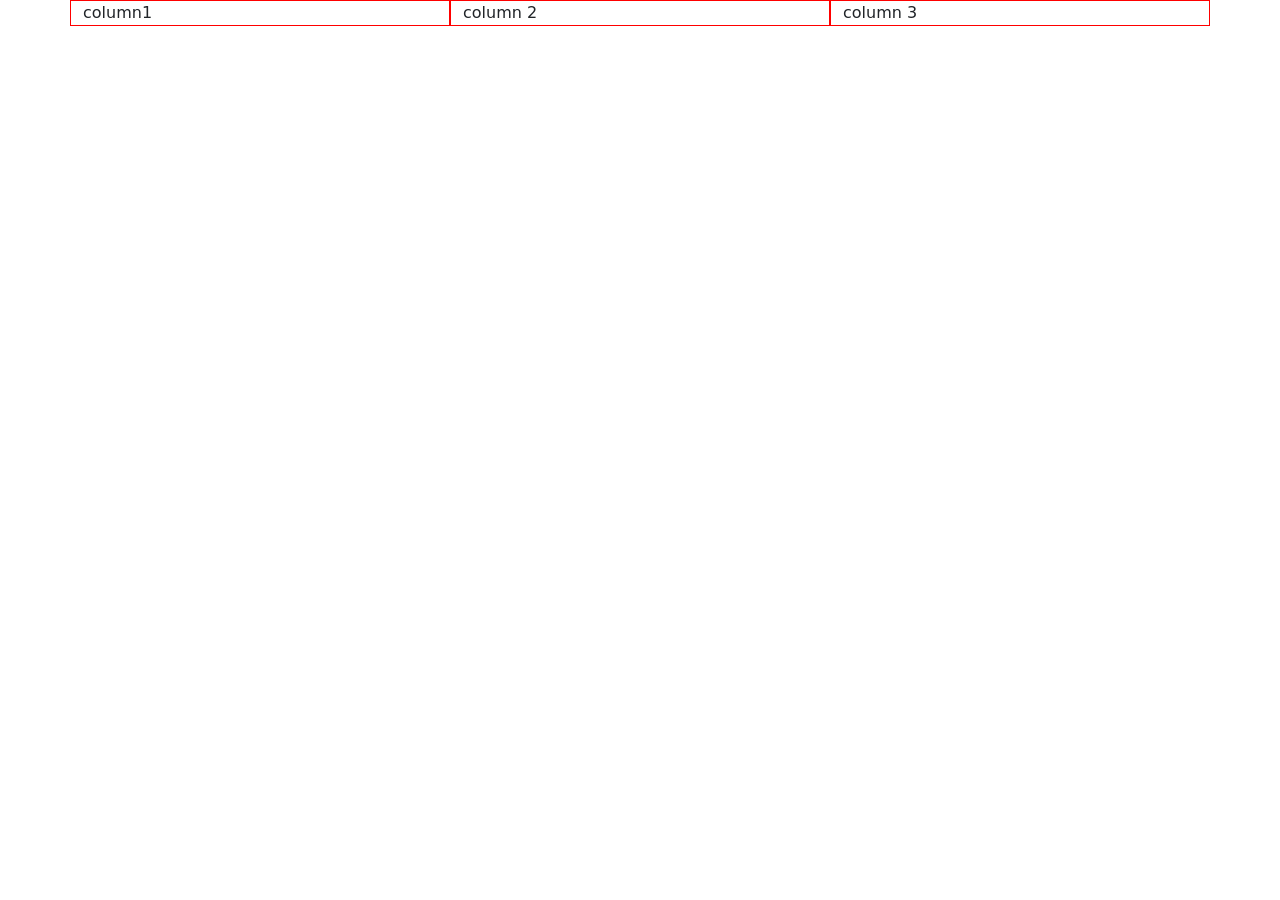
<file: demo/index.html>
<!DOCTYPE html>
<html lang="en">
<head>
    <meta charset="UTF-8">
    <meta name="viewport" content="width=device-width, initial-scale=1.0">
    <title>Demo</title>
    <link href="https://cdn.jsdelivr.net/npm/bootstrap@5.3.8/dist/css/bootstrap.min.css" rel="stylesheet" integrity="sha384-sRIl4kxILFvY47J16cr9ZwB07vP4J8+LH7qKQnuqkuIAvNWLzeN8tE5YBujZqJLB" crossorigin="anonymous">
    

    <link rel="preconnect" href="https://fonts.googleapis.com">
<link rel="preconnect" href="https://fonts.gstatic.com" crossorigin>
<link href="https://fonts.googleapis.com/css2?family=Inter:ital,opsz,wght@0,14..32,100..900;1,14..32,100..900&display=swap" rel="stylesheet">


 
</head>
<body>
    <div class="container">
        <div class="row">
            <div class="col-sm" style="border: 1px solid red;">
                column1
            </div>
            <div class="col" style="border: 1px solid red;">
                column 2
            </div>
            <div class="col" style="border: 1px solid red;">
                column 3
            </div>
        </div>
    </div>
</body>
</html>
</file>
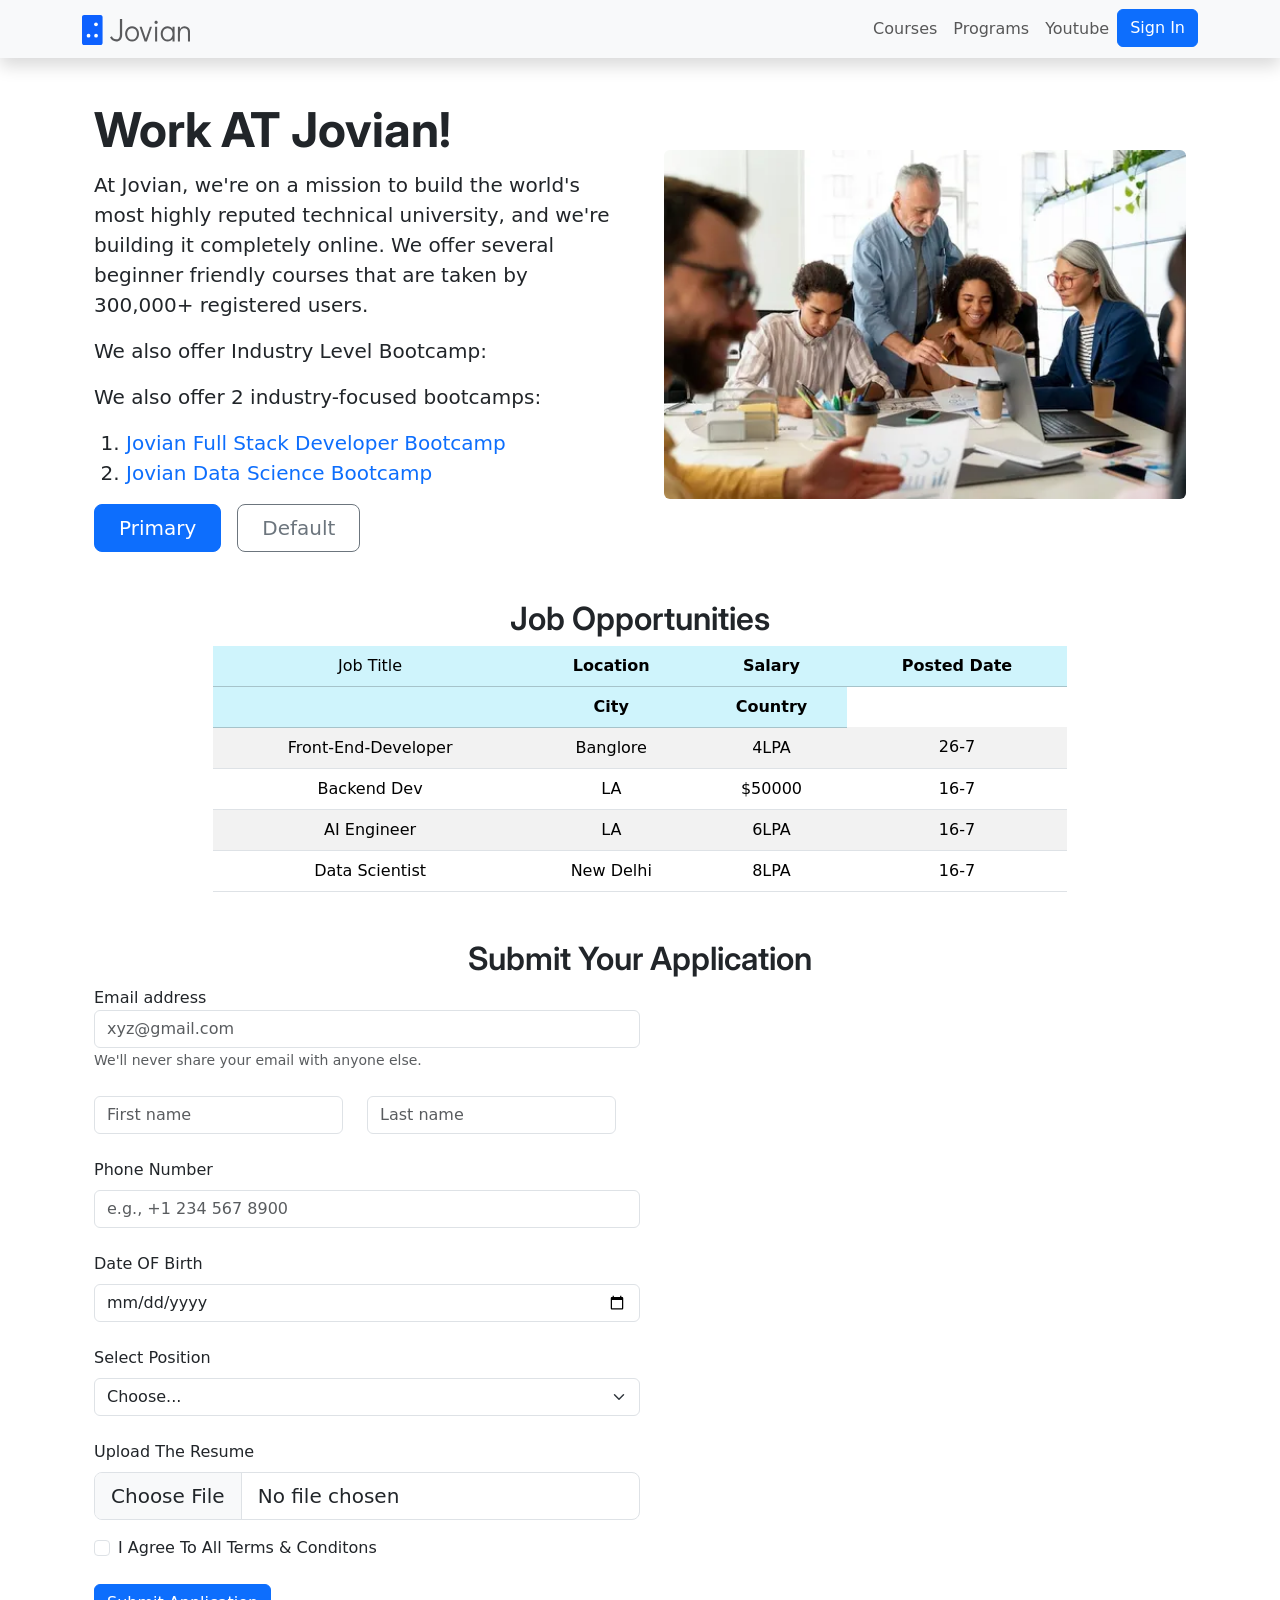
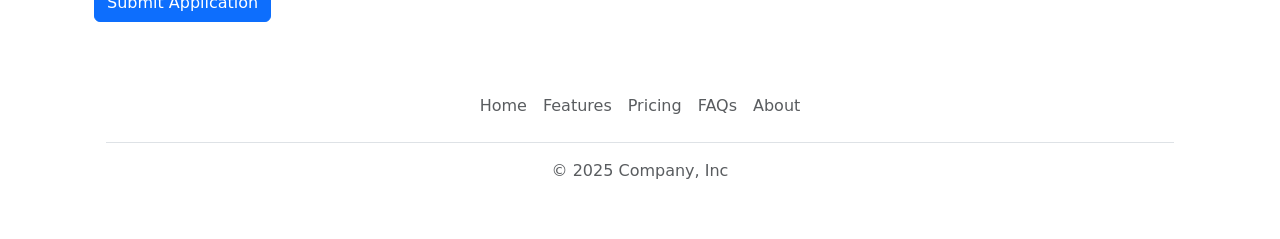
<file: src/index.html>
<!doctype html>
<html lang="en">

<head>
    <meta charset="UTF-8" />
    <meta name="viewport" content="width=device-width, initial-scale=1.0" />
    <title>Jovian</title>
    <link href="https://cdn.jsdelivr.net/npm/bootstrap@5.3.8/dist/css/bootstrap.min.css" rel="stylesheet"
        integrity="sha384-sRIl4kxILFvY47J16cr9ZwB07vP4J8+LH7qKQnuqkuIAvNWLzeN8tE5YBujZqJLB" crossorigin="anonymous" />
    <style>
        :root {
            --primary-colour: #3498db;
            --secondary-colour: #2ecc71;
            --font-size: 16px;
        }

        body {
            /* background-color: var(--primary-colour); */
            font-size: var(--font-size);
        }
    </style>
    <link rel="preconnect" href="https://fonts.googleapis.com">
    <link rel="preconnect" href="https://fonts.gstatic.com" crossorigin>
    <link
        href="https://fonts.googleapis.com/css2?family=Inter:ital,opsz,wght@0,14..32,100..900;1,14..32,100..900&display=swap"
        rel="stylesheet">


    <link rel="stylesheet" href="style.css" />
</head>


 <!-- BODY BODY BODY BODY BODY BODY BODY BODY BODY BODY BODY BODY BODY BODY BODY BODY BODY BODY BODY BODY BODY BODY BODY BODY BODY BODY BODY  -->


<body>
    <div>
        <!-- logo -->
        <nav class="navbar navbar-expand-lg bg-body-tertiary shadow">
            <div class="container-md ">
                <a class="navbar-brand" href="#"> <img id="logo" alt="Jovian Logo"
                        src="images/d6f4074567727ce4d14de635e6debbbdc71b55f5.webp" height="60" class="d-md-none">
                    <img id="logo" alt="Jovian Logo" src="images/jovian_logo.svg" height="30"
                        class="d-md-inline d-none">
                </a>

                <button class="navbar-toggler" type="button" data-bs-toggle="collapse" data-bs-target="#navbarNav"
                    aria-controls="navbarNav" aria-expanded="false" aria-label="Toggle navigation">
                    <span class="navbar-toggler-icon"></span>
                </button>
                <div class="collapse navbar-collapse justify-content-end " id="navbarNav">
                    <ul class="navbar-nav justify-content-end">
                        <li class="nav-item">
                            <a class="nav-link" aria-current="page" href="https://jovian.com/" target="_blank
          ">Courses</a>
                        </li>
                        <li class="nav-item">
                            <a class="nav-link" href="https://jovian.com/" target="_blank">Programs</a>
                        </li>
                        <li class="nav-item">
                            <a class="nav-link" href="https://www.youtube.com/@jovianhq" target="_blank">Youtube</a>
                        </li>
                        <li class="nav-item">
                            <!-- <a class="nav-link" href="https://jovian.com/" target="_blank">Sign In</a> -->
                            <a class="btn btn-primary md-3" href="https://jovian.com/login" role="button">Sign In</a>
                        </li>
                    </ul>
                </div>
            </div>
        </nav>
    </div>

    <!-- ABOUT JOVAIN SECTION -->
    <div>
        <div class="container col-xxl-8 px-4">
            <div class="row flex-lg-row-reverse align-items-center g-5 py-5">
                <div class="col-12 col-lg-6">
                    <img src="images/people-working-as-team-company_23-2149136857.webp"
                        class="d-block mx-lg-auto img-fluid rounded mx-auto mb-2 " alt="ppl-working-together"
                        width="700" height="500" loading="lazy">
                </div>
                <div class="col-lg-6">

                    <h1 class="display-5 fw-bold lh-1 mb-3 text-center text-lg-start"> Work AT Jovian! </h1>
                    <p class="lead">At Jovian, we're on a mission to build the world's most highly reputed technical
                        university, and we're building it completely online. We offer several beginner friendly courses
                        that are taken by 300,000+ registered users.

                    </p>
                    <p class="lead"> We also offer Industry Level Bootcamp:
                    <p class="lead">We also offer 2 industry-focused bootcamps:</p>
                    <ol class="lead">
                        <li>
                            <a href="https://jovian.com">
                                Jovian Full Stack Developer Bootcamp
                            </a>
                        </li>
                        <li>
                            <a href="https://www.jovian.com/data-science-bootcamp">
                                Jovian Data Science Bootcamp
                            </a>
                        </li>
                    </ol>

                    </p>
                    <div class="d-grid gap-2 d-md-flex justify-content-md-start">
                        <button type="button" class="btn btn-primary btn-lg px-4 me-md-2">Primary</button>
                        <button type="button" class="btn btn-outline-secondary btn-lg px-4">Default</button>

                    </div>
                </div>
            </div>
        </div>
    </div>

    <!-- JOBS LIST SECTION -->

    <h2 class="text-center mb-2">Job Opportunities</h2>
    <!-- JOBS LIST  Job Opportunities Bellow Dropdown Arrow👇-->
    <!-- JOBS LIST  Job Opportunities Bellow Dropdown Arrow👇-->
    <div class="container px-4 mt-5 d-md-none">
        <div>
            <div class="card mb-4">
                <div class="card-body">
                    <h5 class="card-title mb-3">Front-End-Developer</h5>
                    <p class="card-text mb-1 text-body-secondary">Banglore , India , 12,00,000</p>
                    <!-- <a href="#" class="btn btn-primary">go some</a> -->
                </div>
            </div>
        </div>

        <div>
            <div class="card mb-4">
                <div class="card-body">
                    <h5 class="card-title mb-3">AI - Developer</h5>
                    <p class="card-text mb-1 text-body-secondary">New Delhi,India,12,00,000</p>
                    <!-- <a href="#" class="btn btn-primary">go some</a> -->
                </div>
            </div>
        </div>

        <div>
            <div class="card mb-4">
                <div class="card-body ">
                    <h5 class="card-title mb-3">Data Scietist</h5>
                    <p class="card-text mb-1 text-body-secondary text-centre">New York, $42,000</p>
                    <!-- <a href="#" class="btn btn-primary">go some</a> -->
                </div>
            </div>
        </div>

        <div>
            <div class="card mb-4">
                <div class="card-body ">
                    <h5 class="card-title mb-3">Devwloper</h5>
                    <p class="card-text mb-1 text-body-secondary text-centre">Boston, $42,000</p>
                    <!-- <a href="#" class="btn btn-primary">go some</a> -->
                </div>
            </div>
        </div>

    </div>

    <!-- JOBS TABLE -->
    <div class="mx-auto d-none d-md-block  col-lg-8 offset-lg-5" style="max-width:67% ">
        <table class="table table-striped table-borderd ">
            <thead>
                <tr class="table-info text-center">
                    <td scope="col">Job Title</td>
                    <th scope="col">Location</th>
                    <th scope="col">Salary</th>
                    <th scope="col">Posted Date</th>
                </tr>
                <tr class="table-info text-center">
                    <td></td>
                    <th> City</th>
                    <th>Country</th>
                </tr>
            </thead>
            <tbody class="text-center">
                <tr>
                    <td scope="row">Front-End-Developer</td>
                    <td>Banglore</td>
                    <td>4LPA</td>
                    <td>26-7</td>
                </tr>
                <tr>
                    <td scope="row">Backend Dev</td>
                    <td>LA</td>
                    <td>$50000</td>
                    <td>16-7</td>
                </tr>
                <tr>
                    <td scope="row">AI Engineer</td>
                    <td>LA</td>
                    <td>6LPA</td>
                    <td>16-7</td>
                </tr>
                <tr>
                    <td scope="row">Data Scientist</td>
                    <td>New Delhi </td>
                    <td>8LPA</td>
                    <td>16-7</td>
                </tr>
            </tbody>
        </table>
    </div>

    <!-- APPLICATION FORM  -->
    <div class="container px-4  mx-auto">
        <h2 class="text-center mt-5">Submit Your Application </h2>
        <form action="https://formbold.com/s/3GaX1" method="POST" enctype="multipart/form-data">
            <!-- EMAIL -->
            <div class="form-group col-sm-6">
                <label for="exampleInputEmail1">Email address</label>
                <input type="email" class="form-control text-centre" id="email" aria-describedby="emailHelp"
                    placeholder="xyz@gmail.com">
                <small id="emailHelp" class="form-text text-muted">We'll never share your email with anyone
                    else.</small>
            </div>

            <!-- NAME NAME NAME NAME NAME NAME NAME NAME NAME  -->

            <div class="row mt-4 col-sm-6">
                <div class="col">
                    <input type="text" class="form-control" placeholder="First name" aria-label="First name">
                </div>
                <div class="col">
                    <input type="text" class="form-control" placeholder="Last name" aria-label="Last name">
                </div>
            </div>

            <!-- PHONE NUMBER PHONE NUMBER PHONE NUMBER PHONE NUMBER PHONE NUMBER PHONE NUMBER PHONE NUMBER  -->

            <div class="mb-3 mt-4 col-sm-6">
                <label for="phoneNumber" class="form-label">Phone Number</label>
                <input type="tel" class="form-control" id="phoneNumber" placeholder="e.g., +1 234 567 8900">
            </div>

            <!-- DOB DOB DOB DOB DOB DOB DOB DOB             DOB DOB DOB DOB DOB DOB DOB DOB -->
            <div class="col-sm-6 mt-4">
                <label for="dob" class="form-label">Date OF Birth </label>
                <input type="date" class="form-control" id="phoneNumber" name="Phone" required>
            </div>
            <!-- DROPDOWN DROPDOWN DROPDOWN DROPDOWN DROPDOWN DROPDOWN DROPDOWN DROPDOWN DROPDOWN DROPDOWN DROPDOWN DROPDOWN  -->
            <!-- <div class="form-group col-md-4 mt-4">
                <label for="inputState">Position Applied</label>
                <select id="inputState" class="form-control">
                    <option selected>Full Stack</option>
                    <option> Web Developer</option>
                    <option> AI eni</option>
                    <option>Data Scientist</option>
                </select>
            </div> -->
            <div class="col-auto  col-sm-6 mt-4">
                <label class="mr-sm-2 sr-only mb-2" for="inlineFormCustomSelect">Select Position </label>
                <select class="form-select mr-sm-2" id="inlineFormCustomSelect">
                    <option selected>Choose...</option>
                    <option value="1">FSD</option>
                    <option value="2">FED</option>
                    <option value="3">AI Engineer</option>
                    <option value="4">Data Scientist</option>
                </select>
            </div>
            <!-- FILE UPLOAD FILE UPLOAD FILE UPLOAD FILE UPLOAD FILE UPLOAD FILE UPLOAD FILE UPLOAD FILE UPLOAD  -->
            <div class="col-sm-6 mt-4">
                <label for="formFileLg" class="form-label">Upload The Resume</label>
                <input class="form-control form-control-lg" id="formFileLg" type="file" />
            </div>
            <!-- CHECKBOX CHECKBOX CHECKBOX CHECKBOX V VCHECKBOX CHECKBOX CHECKBOX  -->
            <div class="mt-3">
                <div class="form-check">
                    <input class="form-check-input" type="checkbox" value="" id="flexCheckIndeterminate">
                    <label class="form-check-label" for="flexCheckIndeterminate">
                        I Agree To All Terms & Conditons
                    </label>
                </div>
            </div>
            <!-- BUTTON BUTTON BUTTON BUTTON BUTTON BUTTON BUTTON BUTTON BUTTON BUTTON  -->
            <div class="mt-4 col-md-3">
                <button type="submit" class="btn btn-primary"> Submit Application </button>
            </div>
            <!-- FOOTER FOOTER FOOTER FOOTER FOOTER FOOTER FOOTFOOTER ER FOOTER FOOTER FOOTER FOOTER FOOTER FOOTER  -->
            <div class="mt-5 mtb-0 footer ">
                <div class="container"> 
                    <footer class="py-3 my-4">
                        <ul class="nav justify-content-center border-bottom pb-3 mb-3">
                            <li class="nav-item"><a href="#" class="nav-link px-2 text-body-secondary">Home</a></li>
                            <li class="nav-item"><a href="#" class="nav-link px-2 text-body-secondary">Features</a></li>
                            <li class="nav-item"><a href="#" class="nav-link px-2 text-body-secondary">Pricing</a></li>
                            <li class="nav-item"><a href="#" class="nav-link px-2 text-body-secondary">FAQs</a></li>
                            <li class="nav-item"><a href="#" class="nav-link px-2 text-body-secondary">About</a></li>
                        </ul>
                        <p class="text-center text-body-secondary">© 2025 Company, Inc</p>
                    </footer>
                </div>
            </div>
        </form>

    </div>

    <script src="https://cdn.jsdelivr.net/npm/bootstrap@5.3.8/dist/js/bootstrap.bundle.min.js"
        integrity="sha384-FKyoEForCGlyvwx9Hj09JcYn3nv7wiPVlz7YYwJrWVcXK/BmnVDxM+D2scQbITxI"
        crossorigin="anonymous"></script>


</body>

</html>
</file>
<file: src/style.css>
:root{
    --bs-font-sans-sarif:"Roboto",sans-sarif;
    --bs-blue:#2067F5;
    --bs-primary:#2067F5;
}
h1,h2,h3,h4,h5,h6{
      font-family: "Inter", sans-serif;
      font-weight: 600;
}
a{
    text-decoration:none;
}
table{
    width: 80%;
    
}
</file>
